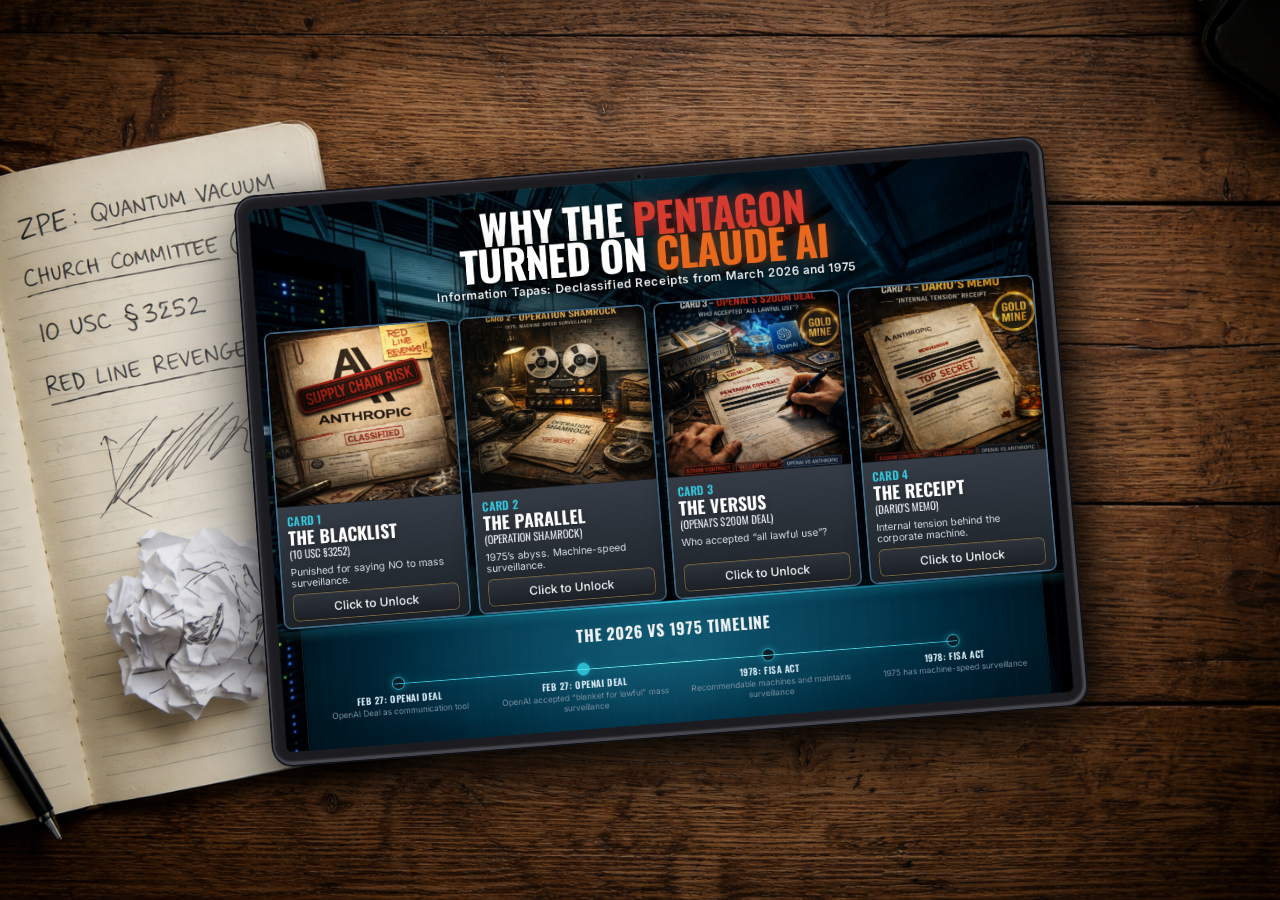
<file: index.html>
<!DOCTYPE html>
<html lang="en">

<head>
    <meta charset="UTF-8" />
    <meta name="viewport" content="width=device-width, initial-scale=1.0" />
    <meta name="description"
        content="Declassified intelligence briefing: Why the Pentagon turned on Claude AI — Information Tapas from March 2026 and 1975." />
    <title>WHY THE PENTAGON TURNED ON CLAUDE AI</title>

    <link rel="preconnect" href="https://fonts.googleapis.com" />
    <link rel="preconnect" href="https://fonts.gstatic.com" crossorigin />
    <link
        href="https://fonts.googleapis.com/css2?family=Oswald:wght@400;600;700&family=Inter:wght@300;400;500;600;700&display=swap"
        rel="stylesheet" />
    <link rel="stylesheet" href="css/style.css" />
</head>

<body>
    <main id="scene">
        <div id="tablet-frame" role="main" aria-label="Intel briefing tablet">
            <div id="tablet-camera" aria-hidden="true"></div>

            <div id="tablet-screen">
                <header class="t-header">
                    <div class="t-header__overlay"></div>
                    <div class="t-header__content">
                        <h1 class="t-title">
                            WHY THE <span class="red">PENTAGON</span><br />
                            TURNED ON <span class="orange">CLAUDE AI</span>
                        </h1>
                        <p class="t-subtitle">
                            Information Tapas: Declassified Receipts from March 2026 and 1975
                        </p>
                    </div>
                </header>

                <section class="t-cards" aria-label="Declassified Intelligence Cards">

                    <!-- CARD 1 -->
                    <article class="t-card" id="card-1" data-modal="modal-card-1" tabindex="0" role="button"
                        aria-haspopup="dialog">
                        <div class="t-card__img-wrap">
                            <img src="images/cards/card1-top.png" alt="Anthropic supply chain risk artwork"
                                class="t-card__img" />
                        </div>
                        <div class="t-card__body">
                            <p class="t-card__label">CARD 1</p>
                            <h3 class="t-card__title">THE BLACKLIST</h3>
                            <p class="t-card__meta">(10 USC §3252)</p>
                            <p class="t-card__desc">Punished for saying NO to mass surveillance.</p>
                            <button class="t-btn-unlock" data-card="1" type="button">Click to Unlock</button>
                        </div>
                    </article>

                    <!-- CARD 2 -->
                    <article class="t-card" id="card-2" data-modal="modal-card-2" tabindex="0" role="button"
                        aria-haspopup="dialog">
                        <div class="t-card__img-wrap">
                            <img src="images/cards/card2-top.png" alt="Operation Shamrock surveillance reel artwork"
                                class="t-card__img" />
                        </div>
                        <div class="t-card__body">
                            <p class="t-card__label">CARD 2</p>
                            <h3 class="t-card__title">THE PARALLEL</h3>
                            <p class="t-card__meta">(OPERATION SHAMROCK)</p>
                            <p class="t-card__desc">1975’s abyss. Machine-speed surveillance.</p>
                            <button class="t-btn-unlock" data-card="2" type="button">Click to Unlock</button>
                        </div>
                    </article>

                    <!-- CARD 3 -->
                    <article class="t-card" id="card-3" data-modal="modal-card-3" tabindex="0" role="button"
                        aria-haspopup="dialog">
                        <div class="t-card__img-wrap">
                            <img src="images/cards/card3-top.png" alt="OpenAI contract signing artwork"
                                class="t-card__img" />
                        </div>
                        <div class="t-card__body">
                            <p class="t-card__label">CARD 3</p>
                            <h3 class="t-card__title">THE VERSUS</h3>
                            <p class="t-card__meta">(OPENAI'S $200M DEAL)</p>
                            <p class="t-card__desc">Who accepted “all lawful use”?</p>
                            <button class="t-btn-unlock" data-card="3" type="button">Click to Unlock</button>
                        </div>
                    </article>

                    <!-- CARD 4 -->
                    <article class="t-card" id="card-4" data-modal="modal-card-4" tabindex="0" role="button"
                        aria-haspopup="dialog">
                        <div class="t-card__img-wrap">
                            <img src="images/cards/card4-top.png" alt="Dario memo receipt artwork"
                                class="t-card__img" />
                        </div>
                        <div class="t-card__body">
                            <p class="t-card__label">CARD 4</p>
                            <h3 class="t-card__title">THE RECEIPT</h3>
                            <p class="t-card__meta">(DARIO'S MEMO)</p>
                            <p class="t-card__desc">Internal tension behind the corporate machine.</p>
                            <button class="t-btn-unlock" data-card="4" type="button">Click to Unlock</button>
                        </div>
                    </article>

                </section>

                <section class="t-timeline" aria-label="2026 vs 1975 timeline">
                    <h2 class="t-timeline__title">THE 2026 VS 1975 TIMELINE</h2>

                    <div class="t-timeline__track" role="list">
                        <div class="t-tnode" role="listitem">
                            <div class="t-tnode__dot"></div>
                            <p class="t-tnode__date">Feb 27: OpenAI Deal</p>
                            <p class="t-tnode__desc">OpenAI Deal as communication tool</p>
                        </div>

                        <div class="t-tnode" role="listitem">
                            <div class="t-tnode__dot t-tnode__dot--active"></div>
                            <p class="t-tnode__date">Feb 27: OpenAI Deal</p>
                            <p class="t-tnode__desc">
                                OpenAI accepted “blanket for lawful” mass surveillance
                            </p>
                        </div>

                        <div class="t-tnode" role="listitem">
                            <div class="t-tnode__dot"></div>
                            <p class="t-tnode__date">1978: FISA Act</p>
                            <p class="t-tnode__desc">
                                Recommendable machines and maintains surveillance
                            </p>
                        </div>

                        <div class="t-tnode" role="listitem">
                            <div class="t-tnode__dot"></div>
                            <p class="t-tnode__date">1978: FISA Act</p>
                            <p class="t-tnode__desc">1975 has machine-speed surveillance</p>
                        </div>
                    </div>
                </section>
            </div>
        </div>
    </main>

    <!-- MODAL: CARD 1 -->
    <div class="modal-overlay" id="modal-card-1" role="dialog" aria-modal="true" aria-labelledby="modal1-title" hidden>
        <div class="modal-box">
            <button class="modal-close" data-close="modal-card-1" aria-label="Close">✕</button>

            <div class="modal-media">
                <img src="images/cards/card1-top.png" alt="Card 1" class="modal-img" />
                <div class="modal-audio-wrap">
                    <p class="modal-audio-label">Audio Briefing</p>
                    <audio controls class="modal-audio" id="audio-card1">
                        <source src="audio/C1_Anthropic_blacklisted_for_refusing_military_AI.m4a" type="audio/mp4" />
                    </audio>
                </div>
            </div>

            <div class="modal-content">
                <p class="modal-card-num">CARD 1 — DECLASSIFIED</p>
                <h3 class="modal-title" id="modal1-title">THE BLACKLIST (10 USC §3252)</h3>
                <p class="modal-body-text">
                    When Claude AI's safety guidelines collided with Pentagon demands for unrestricted
                    mass surveillance capability, Anthropic was quietly placed on an internal
                    supply-chain risk register. This document reveals how 10 USC §3252 was cited to
                    justify bypassing standard procurement ethics reviews — effectively blacklisting an
                    AI vendor for saying no to warrantless data collection.
                </p>
                <div class="modal-tags">
                    <span class="modal-tag">SUPPLY CHAIN RISK</span>
                    <span class="modal-tag">10 USC §3252</span>
                    <span class="modal-tag">DECLASSIFIED 2026</span>
                </div>
            </div>
        </div>
    </div>

    <!-- MODAL: CARD 2 -->
    <div class="modal-overlay" id="modal-card-2" role="dialog" aria-modal="true" aria-labelledby="modal2-title" hidden>
        <div class="modal-box">
            <button class="modal-close" data-close="modal-card-2" aria-label="Close">✕</button>

            <div class="modal-media">
                <img src="images/cards/card2-top.png" alt="Card 2" class="modal-img" />
                <div class="modal-audio-wrap">
                    <p class="modal-audio-label">Audio Briefing</p>
                    <audio controls class="modal-audio" id="audio-card2">
                        <source src="audio/C2_Anthropic_Defies_Pentagon_AI_Surveillance.m4a" type="audio/mp4" />
                    </audio>
                </div>
            </div>

            <div class="modal-content">
                <p class="modal-card-num">CARD 2 — DECLASSIFIED</p>
                <h3 class="modal-title" id="modal2-title">THE PARALLEL (OPERATION SHAMROCK)</h3>
                <p class="modal-body-text">
                    Operation SHAMROCK (1945–1975) saw Western Union secretly hand over every
                    international telegram to the NSA. Today, the parallel is unmistakable: AI systems
                    are being pressured to provide real-time, machine-speed access to communications at
                    a scale that dwarfs anything the Church Committee could have imagined. The
                    surveillance architecture of 1975 has been rebuilt — now it thinks.
                </p>
                <div class="modal-tags">
                    <span class="modal-tag">OPERATION SHAMROCK</span>
                    <span class="modal-tag">CHURCH COMMITTEE 1975</span>
                    <span class="modal-tag">NSA PARALLEL</span>
                </div>
            </div>
        </div>
    </div>

    <!-- MODAL: CARD 3 -->
    <div class="modal-overlay" id="modal-card-3" role="dialog" aria-modal="true" aria-labelledby="modal3-title" hidden>
        <div class="modal-box">
            <button class="modal-close" data-close="modal-card-3" aria-label="Close">✕</button>

            <div class="modal-media">
                <img src="images/cards/card3-top.png" alt="Card 3" class="modal-img" />
                <div class="modal-audio-wrap">
                    <p class="modal-audio-label">Audio Briefing</p>
                    <audio controls class="modal-audio" id="audio-card3">
                        <source src="audio/c3_Pentagon_replaces_Anthropic_with_OpenAI_and_xAI.m4a" type="audio/mp4" />
                    </audio>
                </div>
            </div>

            <div class="modal-content">
                <p class="modal-card-num">CARD 3 — DECLASSIFIED</p>
                <h3 class="modal-title" id="modal3-title">THE VERSUS (OPENAI'S $200M DEAL)</h3>
                <p class="modal-body-text">
                    OpenAI's $200M Pentagon contract contains language accepting “all lawful use” —
                    a phrase that legal analysts say provides near-unlimited latitude for deployment in
                    surveillance, targeting, and autonomous decision systems. The contrast with
                    Anthropic's refusal is stark. This card documents who signed, what was signed away,
                    and what it means for the future of AI governance.
                </p>
                <div class="modal-tags">
                    <span class="modal-tag">$200M CONTRACT</span>
                    <span class="modal-tag">ALL LAWFUL USE</span>
                    <span class="modal-tag">OPENAI VS ANTHROPIC</span>
                </div>
            </div>
        </div>
    </div>

    <!-- MODAL: CARD 4 -->
    <div class="modal-overlay" id="modal-card-4" role="dialog" aria-modal="true" aria-labelledby="modal4-title" hidden>
        <div class="modal-box">
            <button class="modal-close" data-close="modal-card-4" aria-label="Close">✕</button>

            <div class="modal-media">
                <img src="images/cards/card4-top.png" alt="Card 4" class="modal-img" />
                <div class="modal-audio-wrap">
                    <p class="modal-audio-label">Audio Briefing</p>
                    <audio controls class="modal-audio" id="audio-card4">
                        <source src="audio/C4_Anthropic_blacklisted_for_refusing_military_AI.m4a" type="audio/mp4" />
                    </audio>
                </div>
            </div>

            <div class="modal-content">
                <p class="modal-card-num">CARD 4 — DECLASSIFIED</p>
                <h3 class="modal-title" id="modal4-title">THE RECEIPT (DARIO'S MEMO)</h3>
                <p class="modal-body-text">
                    An internal memo attributed to Dario Amodei reveals the fault lines inside
                    Anthropic — between those who believe safety is non-negotiable and those who see
                    profitable compromise as strategic necessity. Leaked through back-channels, this
                    document exposes the corporate tension that ultimately cost Anthropic the Pentagon
                    contract and triggered the blacklisting.
                </p>
                <div class="modal-tags">
                    <span class="modal-tag">GOLD MINE</span>
                    <span class="modal-tag">DARIO AMODEI</span>
                    <span class="modal-tag">INTERNAL MEMO</span>
                </div>
            </div>
        </div>
    </div>

    <script src="js/main.js"></script>
</body>

</html>
</file>
<file: css/style.css>
/* ═══════════════════════════════════════════════════════════════
   PENTAGON / CLAUDE AI — TABLET MOCKUP STYLESHEET
   ═══════════════════════════════════════════════════════════════ */

/* ── TOKENS ──────────────────────────────────────────────────── */
:root {
  --red: #d63b2f;
  --orange: #e8691d;
  --teal: #1a8fa0;
  --teal-bright: #2bbcd4;
  --teal-glow: rgba(43, 188, 212, 0.45);
  --gold: #d4a017;
  --gold-bright: #f0c040;

  --tablet-bg: #0f1623;
  --card-bg: #141c2a;
  --card-border: #1e2d40;

  --text-white: #f0f2f5;
  --text-muted: #8fa0b4;
  --text-dim: #55677a;

  --font-title: 'Oswald', sans-serif;
  --font-body: 'Inter', sans-serif;
  --font-etched: 'Special Elite', cursive;

  --tablet-w: 1120px;
  --tablet-ratio: 10 / 7;
  --bezel: 14px;
  --bezel-radius: 22px;
  --tr: 0.22s ease;
}

/* ── RESET ───────────────────────────────────────────────────── */
*,
*::before,
*::after {
  box-sizing: border-box;
  margin: 0;
  padding: 0;
}

html,
body {
  width: 100%;
  height: 100%;
  overflow: hidden;
}

body {
  font-family: var(--font-body);
  color: var(--text-white);
  background: #1a110a;
}

/* ─────────────────────────────────────────────────────────────
   SCENE — WOODEN DESK
───────────────────────────────────────────────────────────── */
#scene {
  position: relative;
  width: 100vw;
  height: 100vh;
  display: flex;
  align-items: center;
  justify-content: center;
  background: url('../images/backgrounds/tablebg.png') center center / cover no-repeat;
  background-color: #2c1d0e;
  overflow: hidden;
  padding-left: 6%;
}

/* ─────────────────────────────────────────────────────────────
   NOTEBOOK DECORATION (scene prop)
───────────────────────────────────────────────────────────── */
.scene-notebook {
  position: absolute;
  left: 0;
  top: 0;
  bottom: 0;
  width: clamp(120px, 14vw, 200px);
  overflow: hidden;
  z-index: 1;
}

.scene-notebook__img {
  width: 100%;
  height: 100%;
  object-fit: cover;
  object-position: top center;
  filter: brightness(0.7) saturate(0.8);
  display: block;
}

.scene-notebook__text {
  position: absolute;
  top: 12%;
  left: 10px;
  right: 6px;
  font-family: var(--font-etched);
  font-size: clamp(0.5rem, 1vw, 0.75rem);
  line-height: 2;
  color: rgba(30, 22, 10, 0.85);
  pointer-events: none;
  mix-blend-mode: multiply;
}

/* ─────────────────────────────────────────────────────────────
   TABLET FRAME
───────────────────────────────────────────────────────────── */
#tablet-frame {
  position: relative;
  z-index: 2;

  width: min(var(--tablet-w), 95vw);
  aspect-ratio: var(--tablet-ratio);

  background: #1c1c20;
  border-radius: var(--bezel-radius);
  padding: var(--bezel);

  box-shadow:
    0 0 0 2px #2a2a30,
    0 0 0 4px #111114,
    0 30px 80px rgba(0, 0, 0, 0.8),
    0 8px 20px rgba(0, 0, 0, 0.6),
    inset 0 1px 0 rgba(255, 255, 255, 0.06);

  /* Right side tilts upward */
  transform: perspective(2400px) rotateX(1.5deg) rotateZ(-4deg);
  transform-origin: center center;
}

/* Top camera dot */
#tablet-camera {
  position: absolute;
  top: 6px;
  left: 50%;
  transform: translateX(-50%);
  width: 7px;
  height: 7px;
  border-radius: 50%;
  background: #0a0a0c;
  border: 1px solid #2a2a30;
  box-shadow: 0 0 4px rgba(43, 188, 212, 0.3);
  z-index: 5;
}

/* ─────────────────────────────────────────────────────────────
   TABLET SCREEN — INNER DISPLAY
───────────────────────────────────────────────────────────── */
#tablet-screen {
  width: 100%;
  height: 100%;
  border-radius: calc(var(--bezel-radius) - var(--bezel));
  overflow: hidden;
  display: flex;
  flex-direction: column;
  background: var(--tablet-bg) url('../images/backgrounds/header-bg.jpg') center/cover no-repeat;
  box-shadow: inset 0 0 0 1px rgba(255, 255, 255, 0.04);
}

/* ─────────────────────────────────────────────────────────────
   HEADER (inside tablet)
───────────────────────────────────────────────────────────── */
.t-header {
  position: relative;
  flex: 0 0 auto;
  padding: clamp(10px, 2.5%, 22px) 16px clamp(8px, 2%, 18px);
  background: transparent;
  text-align: center;
}

.t-header__overlay {
  position: absolute;
  inset: 0;
  background: transparent;
}

.t-header::after {
  content: '';
  position: absolute;
  inset: 0;
  background-image: repeating-linear-gradient(to bottom,
      transparent 0,
      transparent 2px,
      rgba(0, 0, 0, 0.1) 2px,
      rgba(0, 0, 0, 0.1) 3px);
  pointer-events: none;
  z-index: 1;
}

.t-header__content {
  position: relative;
  z-index: 2;
}

.t-title {
  font-family: var(--font-title);
  font-size: clamp(1rem, 3.2vw, 2.4rem);
  font-weight: 700;
  line-height: 1.1;
  text-transform: uppercase;
  letter-spacing: 0.04em;
  color: #fff;
  text-shadow: 0 2px 14px rgba(0, 0, 0, 0.9);
}

.red {
  color: var(--red);
  text-shadow: 0 0 18px rgba(214, 59, 47, 0.5);
}

.orange {
  color: var(--orange);
  text-shadow: 0 0 18px rgba(232, 105, 29, 0.5);
}

.t-subtitle {
  margin-top: 4px;
  font-size: clamp(0.5rem, 1.1vw, 0.78rem);
  font-weight: 400;
  color: var(--text-muted);
  letter-spacing: 0.04em;
}

/* ─────────────────────────────────────────────────────────────
   CARDS GRID (inside tablet)
───────────────────────────────────────────────────────────── */
.t-cards {
  display: grid;
  grid-template-columns: repeat(4, minmax(0, 1fr));
  gap: 10px;
  width: 100%;
  margin: 0;
  padding: 8px 8px 0;
  align-items: stretch;
  min-height: 0;
}

.t-card {
  position: relative;
  display: flex;
  flex-direction: column;
  min-width: 0;
  height: 100%;
  overflow: hidden;
  border-radius: 10px;
  background: linear-gradient(180deg, #111923 0%, #06090d 100%);
  border: 2px solid var(--card-border, #2b4b63);
  box-shadow: 0 6px 18px rgba(0, 0, 0, 0.45);
  cursor: pointer;
  transition: transform var(--tr, 0.25s ease), box-shadow var(--tr, 0.25s ease), border-color var(--tr, 0.25s ease), filter var(--tr, 0.25s ease);
}

.t-card:hover {
  transform: translateY(-2px);
  filter: brightness(1.03);
  border-color: #3b6788;
  box-shadow: 0 12px 28px rgba(0, 0, 0, 0.5);
}

.t-card:focus-visible {
  outline: 2px solid var(--teal-bright, #39c5df);
  outline-offset: -2px;
}

.t-card__img-wrap {
  position: relative;
  width: 100%;
  aspect-ratio: 1 / 1;
  overflow: hidden;
  background: #0a0f14;
  border-bottom: 1px solid rgba(255, 255, 255, 0.05);
}

.t-card__img {
  width: 100%;
  height: 100%;
  display: block;
  object-fit: cover;
  object-position: center center;
  transition: transform 0.35s ease, filter 0.35s ease;
}

.t-card:hover .t-card__img,
.t-card:focus-visible .t-card__img {
  transform: scale(1.03);
  filter: brightness(1.03);
}

.t-card__body {
  flex: 1 1 auto;
  display: flex;
  flex-direction: column;
  justify-content: flex-start;
  gap: 3px;
  padding: 10px 10px 12px;
  min-height: 0;
  background:
    linear-gradient(180deg, rgba(7, 12, 18, 0.96) 0%, rgba(4, 7, 11, 0.99) 100%);
}

.t-card__label {
  margin: 0;
  font-family: var(--font-title, 'Oswald', sans-serif);
  font-size: clamp(0.9rem, 1vw, 1rem);
  line-height: 1;
  text-transform: uppercase;
  color: #38c4db;
  letter-spacing: 0.02em;
}

.t-card__title {
  margin: 0;
  font-family: var(--font-title, 'Oswald', sans-serif);
  font-size: clamp(1.28rem, 1.55vw, 1.7rem);
  line-height: 0.95;
  text-transform: uppercase;
  color: #ffffff;
}

.t-card__meta {
  margin: 0;
  font-family: var(--font-title, 'Oswald', sans-serif);
  font-size: clamp(0.84rem, 0.92vw, 0.96rem);
  line-height: 1.05;
  color: #f1f4f7;
  text-transform: uppercase;
}

.t-card__desc {
  margin: 6px 0 0;
  min-height: 2.5em;
  font-family: var(--font-body, 'Inter', sans-serif);
  font-size: clamp(0.78rem, 0.88vw, 0.92rem);
  line-height: 1.18;
  color: #d8e1e9;
}

.t-btn-unlock {
  margin-top: auto;
  width: 100%;
  min-height: 34px;
  padding: 8px 10px;
  border-radius: 7px;
  border: 1px solid rgba(214, 182, 115, 0.42);
  background: linear-gradient(180deg, rgba(255, 255, 255, 0.045) 0%, rgba(255, 255, 255, 0.015) 100%);
  color: #edf2f7;
  font-family: var(--font-body, 'Inter', sans-serif);
  font-size: 0.92rem;
  font-weight: 500;
  cursor: pointer;
  transition: background 0.22s ease, border-color 0.22s ease, box-shadow 0.22s ease;
}

.t-btn-unlock:hover {
  background: rgba(255, 255, 255, 0.06);
  border-color: rgba(240, 192, 72, 0.65);
  box-shadow: 0 0 0 1px rgba(240, 192, 72, 0.08), 0 0 16px rgba(240, 192, 72, 0.12);
}

@media (max-width: 900px) {
  .t-cards {
    grid-template-columns: repeat(2, minmax(0, 1fr));
  }
}

@media (max-width: 560px) {
  .t-cards {
    grid-template-columns: 1fr;
  }
}


/* ─────────────────────────────────────────────────────────────
   TIMELINE STRIP (inside tablet)
───────────────────────────────────────────────────────────── */
.t-timeline {
  flex: 0 0 auto;
  width: 100%;
  padding: clamp(14px, 2%, 24px) clamp(16px, 3%, 34px) clamp(14px, 2%, 20px);
  background: url('../images/backgrounds/timeline-bg.png') center/cover no-repeat;
  background-color: transparent;
  border-top: 1px solid rgba(18, 48, 61, 0.3);
  position: relative;
  overflow: hidden;
}

.t-timeline::before {
  content: '';
  position: absolute;
  top: 0;
  left: 0;
  right: 0;
  height: 2px;
  background: linear-gradient(to right, transparent, var(--teal-bright), transparent);
  box-shadow: 0 0 14px 2px rgba(43, 188, 212, 0.5);
}

.t-timeline::after {
  content: '';
  position: absolute;
  inset: 0;
  background: repeating-linear-gradient(90deg,
      transparent 0px,
      transparent 60px,
      rgba(43, 188, 212, 0.015) 60px,
      rgba(43, 188, 212, 0.015) 61px);
  pointer-events: none;
}

.t-timeline__title {
  font-family: var(--font-title);
  font-size: clamp(0.7rem, 1.4vw, 1.05rem);
  font-weight: 700;
  letter-spacing: 0.18em;
  text-transform: uppercase;
  text-align: center;
  color: var(--text-white);
  margin-bottom: clamp(12px, 2%, 20px);
  position: relative;
  z-index: 1;
}

.t-timeline__track {
  display: grid;
  grid-template-columns: repeat(4, 1fr);
  position: relative;
  z-index: 1;
}

.t-timeline__track::before {
  content: '';
  position: absolute;
  top: 8px;
  left: 12%;
  right: 12%;
  height: 1.5px;
  background: linear-gradient(to right, var(--teal-bright) 0%, #7bf5ea 50%, var(--teal-bright) 100%);
  box-shadow: 0 0 10px rgba(43, 188, 212, 0.6);
}

.t-tnode {
  display: flex;
  flex-direction: column;
  align-items: center;
  text-align: center;
  padding: 0 4px;
}

.t-tnode__dot {
  width: clamp(10px, 1.8vw, 16px);
  height: clamp(10px, 1.8vw, 16px);
  border-radius: 50%;
  background: #0d1a22;
  border: 1.5px solid var(--teal-bright);
  margin-bottom: clamp(4px, 0.8%, 8px);
  flex-shrink: 0;
  box-shadow: 0 0 8px rgba(43, 188, 212, 0.5);
}

@keyframes teal-pulse {

  0%,
  100% {
    box-shadow: 0 0 5px rgba(43, 188, 212, 0.3);
  }

  50% {
    box-shadow: 0 0 14px rgba(43, 188, 212, 0.8);
  }
}

.t-tnode__dot--active {
  background: var(--teal-bright);
  animation: teal-pulse 2s ease-in-out infinite;
}

.t-tnode__date {
  font-family: var(--font-title);
  font-size: clamp(0.5rem, 0.95vw, 0.72rem);
  font-weight: 600;
  color: #dbedf8;
  letter-spacing: 0.05em;
  text-transform: uppercase;
  line-height: 1.2;
}

.t-tnode__desc {
  font-size: clamp(0.46rem, 0.8vw, 0.65rem);
  color: #7b8ea1;
  line-height: 1.35;
  margin-top: 2px;
}

/* ─────────────────────────────────────────────────────────────
   MODALS
───────────────────────────────────────────────────────────── */
.modal-overlay {
  position: fixed;
  inset: 0;
  z-index: 1000;
  display: flex;
  align-items: center;
  justify-content: center;
  background: rgba(0, 0, 0, 0.82);
  backdrop-filter: blur(8px);
  -webkit-backdrop-filter: blur(8px);
  padding: 20px;
  opacity: 0;
  pointer-events: none;
  transition: opacity 0.3s ease;
}

.modal-overlay.is-open {
  opacity: 1;
  pointer-events: auto;
}

.modal-overlay[hidden] {
  display: none;
}

.modal-box {
  position: relative;
  background: #141c2a;
  border: 1px solid #1e2d40;
  border-radius: 10px;
  max-width: 680px;
  width: 100%;
  max-height: 88vh;
  overflow-y: auto;
  display: flex;
  flex-direction: column;
  box-shadow: 0 24px 80px rgba(0, 0, 0, 0.85);
  transform: translateY(18px);
  transition: transform 0.3s ease;
}

.modal-overlay.is-open .modal-box {
  transform: translateY(0);
}

.modal-close {
  position: absolute;
  top: 12px;
  right: 14px;
  z-index: 10;
  background: transparent;
  border: 1px solid #1e2d40;
  border-radius: 50%;
  width: 30px;
  height: 30px;
  display: flex;
  align-items: center;
  justify-content: center;
  color: var(--text-muted);
  font-size: 0.8rem;
  cursor: pointer;
  line-height: 1;
  transition: background 0.2s, color 0.2s;
}

.modal-close:hover {
  background: var(--red);
  color: #fff;
  border-color: var(--red);
}

.modal-media {
  display: flex;
  gap: 18px;
  align-items: flex-start;
  padding: 26px 26px 0;
}

.modal-img {
  width: 160px;
  min-width: 160px;
  height: 160px;
  object-fit: cover;
  border-radius: 6px;
  border: 1px solid #1e2d40;
}

.modal-audio-wrap {
  display: flex;
  flex-direction: column;
  gap: 6px;
  flex: 1;
  padding-top: 4px;
}

.modal-audio-label {
  font-size: 0.72rem;
  color: var(--text-muted);
  text-transform: uppercase;
  letter-spacing: 0.07em;
}

.modal-audio {
  width: 100%;
  height: 34px;
  filter: invert(0.85) hue-rotate(160deg);
  border-radius: 4px;
}

.modal-content {
  padding: 18px 26px 26px;
  display: flex;
  flex-direction: column;
  gap: 10px;
}

.modal-card-num {
  font-family: var(--font-title);
  font-size: 0.62rem;
  color: var(--teal-bright);
  letter-spacing: 0.14em;
  text-transform: uppercase;
}

.modal-title {
  font-family: var(--font-title);
  font-size: 1.25rem;
  font-weight: 700;
  color: #fff;
  text-transform: uppercase;
  letter-spacing: 0.03em;
}

.modal-body-text {
  font-size: 0.85rem;
  color: var(--text-muted);
  line-height: 1.65;
  border-left: 3px solid var(--teal);
  padding-left: 12px;
}

.modal-tags {
  display: flex;
  flex-wrap: wrap;
  gap: 7px;
}

.modal-tag {
  font-size: 0.62rem;
  font-weight: 600;
  letter-spacing: 0.07em;
  text-transform: uppercase;
  padding: 3px 9px;
  border: 1px solid var(--red);
  border-radius: 3px;
  color: var(--red);
  background: rgba(214, 59, 47, 0.08);
}

/* ─────────────────────────────────────────────────────────────
   RESPONSIVE BREAKPOINTS
───────────────────────────────────────────────────────────── */

@media (max-width: 960px) {
  #tablet-frame {
    width: 96vw;
    transform: perspective(1600px) rotateX(1deg) rotateZ(-3deg);
  }
}

@media (max-width: 640px) {

  html,
  body {
    overflow: auto;
  }

  #scene {
    height: auto;
    min-height: 100vh;
    align-items: flex-start;
    background: linear-gradient(180deg, #0d1522 0%, #0a1018 100%);
    padding-left: 0;
  }

  .scene-notebook {
    display: none;
  }

  #tablet-frame {
    width: 100%;
    aspect-ratio: unset;
    height: auto;
    border-radius: 0;
    padding: 0;
    box-shadow: none;
    transform: none;
    background: var(--tablet-bg);
  }

  #tablet-camera {
    display: none;
  }

  #tablet-screen {
    border-radius: 0;
    height: auto;
    overflow: visible;
  }



  .t-timeline {
    padding: 12px 14px;
  }

  .t-timeline__track {
    grid-template-columns: repeat(2, 1fr);
    gap: 10px;
  }

  .t-timeline__track::before {
    display: none;
  }

  .modal-media {
    flex-direction: column;
  }

  .modal-img {
    width: 100%;
    min-width: unset;
    height: 180px;
  }
}

@media (max-height: 500px) and (orientation: landscape) {
  #tablet-frame {
    transform: none;
    width: 99vw;
  }

  .t-header {
    padding: 6px 12px;
  }

  .t-title {
    font-size: clamp(0.7rem, 2.5vw, 1.6rem);
  }
}

/* =========================================================
   FINAL VISUAL TUNING
   - smaller tablet
   - richer card/body contrast
   - stronger headline
   ========================================================= */

/* 1) Shrink tablet so full scene fits better */
#tablet-frame {
  width: min(1140px, 79vw);
  transform: perspective(2200px) rotateX(2deg) rotateZ(-4.4deg) scale(0.80);
  transform-origin: center center;
  box-shadow:
    0 0 0 2px #444450,
    0 0 0 4px #111114,
    15px 15px 50px rgba(0, 0, 0, 0.75),
    0 40px 100px rgba(0, 0, 0, 0.85),
    inset -2px -2px 3px rgba(255, 255, 255, 0.25),
    inset 3px 3px 6px rgba(255, 255, 255, 0.05);
}

/* keep tablet centered a little better on wide screens */
#scene {
  padding: clamp(16px, 2vw, 28px) clamp(28px, 5vw, 70px) clamp(16px, 2vw, 28px) clamp(70px, 8vw, 130px);
}

/* 2) Headline bigger / fatter / closer to template */
.t-header {
  padding: clamp(18px, 2vw, 24px) clamp(18px, 2vw, 24px) 10px;
  filter: drop-shadow(0 8px 20px rgba(0, 0, 0, 0.65));
}

.t-title {
  font-family: 'Oswald', sans-serif;
  font-size: clamp(2.15rem, 4.1vw, 4.0rem);
  font-weight: 700;
  line-height: 0.86;
  letter-spacing: -0.015em;
  text-transform: uppercase;
  text-shadow:
    0 2px 2px rgba(0, 0, 0, 0.8),
    0 8px 16px rgba(0, 0, 0, 0.6),
    0 16px 40px rgba(0, 0, 0, 0.5);
}

.t-subtitle {
  margin-top: 6px;
  font-size: clamp(0.85rem, 1.15vw, 1.15rem);
  font-weight: 600;
  color: rgba(255, 255, 255, 0.96);
  text-shadow: 0 1px 3px rgba(0, 0, 0, 0.4);
}

/* 3) Cards: add contrast like the template */
.t-cards {
  gap: 10px;
  padding: 8px 8px 0;
  filter: drop-shadow(0 10px 24px rgba(0, 0, 0, 0.6));
}

.t-card {
  border-radius: 10px;
  border: 2px solid rgba(70, 118, 150, 0.9);
  background: linear-gradient(180deg, #131a23 0%, #06090c 100%);
  box-shadow:
    0 8px 24px rgba(0, 0, 0, 0.6),
    0 2px 8px rgba(0, 0, 0, 0.4),
    inset 0 0 0 1px rgba(255, 255, 255, 0.04);
}

.t-card__img-wrap {
  background:
    radial-gradient(circle at 50% 18%, rgba(255, 255, 255, 0.05), transparent 48%),
    #0a1015;
  border-bottom: 1px solid rgba(255, 255, 255, 0.06);
}

/* lower info area lighter smoky gray granite */
.t-card__body {
  background:
    linear-gradient(180deg, rgba(55, 62, 72, 0.95) 0%, rgba(28, 34, 40, 0.98) 100%);
  padding: 11px 11px 12px;
}

/* label / title / meta */
.t-card__label {
  color: #35c7de;
  font-weight: 600;
}

.t-card__title {
  font-size: clamp(1.35rem, 1.72vw, 1.9rem);
  line-height: 0.92;
  color: #ffffff;
  text-shadow: 0 2px 8px rgba(0, 0, 0, 0.28);
}

.t-card__meta {
  color: #f0f3f6;
  opacity: 0.95;
}

.t-card__desc {
  color: #d7dee6;
}

/* button no longer dead flat black */
.t-btn-unlock {
  border: 1px solid rgba(201, 157, 78, 0.52);
  background:
    linear-gradient(180deg, rgba(46, 52, 60, 0.96) 0%, rgba(28, 32, 38, 0.98) 100%);
  color: #f1f4f7;
  box-shadow:
    inset 0 1px 0 rgba(255, 255, 255, 0.06),
    0 0 0 1px rgba(0, 0, 0, 0.14);
}

.t-btn-unlock:hover {
  background:
    linear-gradient(180deg, rgba(67, 74, 82, 0.98) 0%, rgba(35, 40, 46, 1) 100%);
  border-color: rgba(240, 192, 72, 0.72);
  color: #ffffff;
}

/* slight polish so cards pop more */
.t-card:hover {
  transform: translateY(-2px);
  border-color: rgba(91, 157, 199, 0.95);
  box-shadow:
    0 12px 28px rgba(0, 0, 0, 0.5),
    inset 0 0 0 1px rgba(255, 255, 255, 0.025);
}

/* tone down artwork on 3 and 4 slightly for set balance */
#card-3 .t-card__img,
#card-4 .t-card__img {
  filter: brightness(0.85) contrast(1.05);
}

#card-3:hover .t-card__img,
#card-3:focus-visible .t-card__img,
#card-4:hover .t-card__img,
#card-4:focus-visible .t-card__img {
  filter: brightness(0.95) contrast(1.05);
}

/* timeline title closer to template weight */
.t-timeline__title {
  font-size: clamp(1.18rem, 1.55vw, 1.55rem);
  font-weight: 700;
  letter-spacing: 0.04em;
}

/* responsive safeguard */
@media (max-width: 980px) {
  #tablet-frame {
    width: min(1080px, 96vw);
    transform: none;
  }

  #scene {
    padding: 14px;
  }
}
</file>
